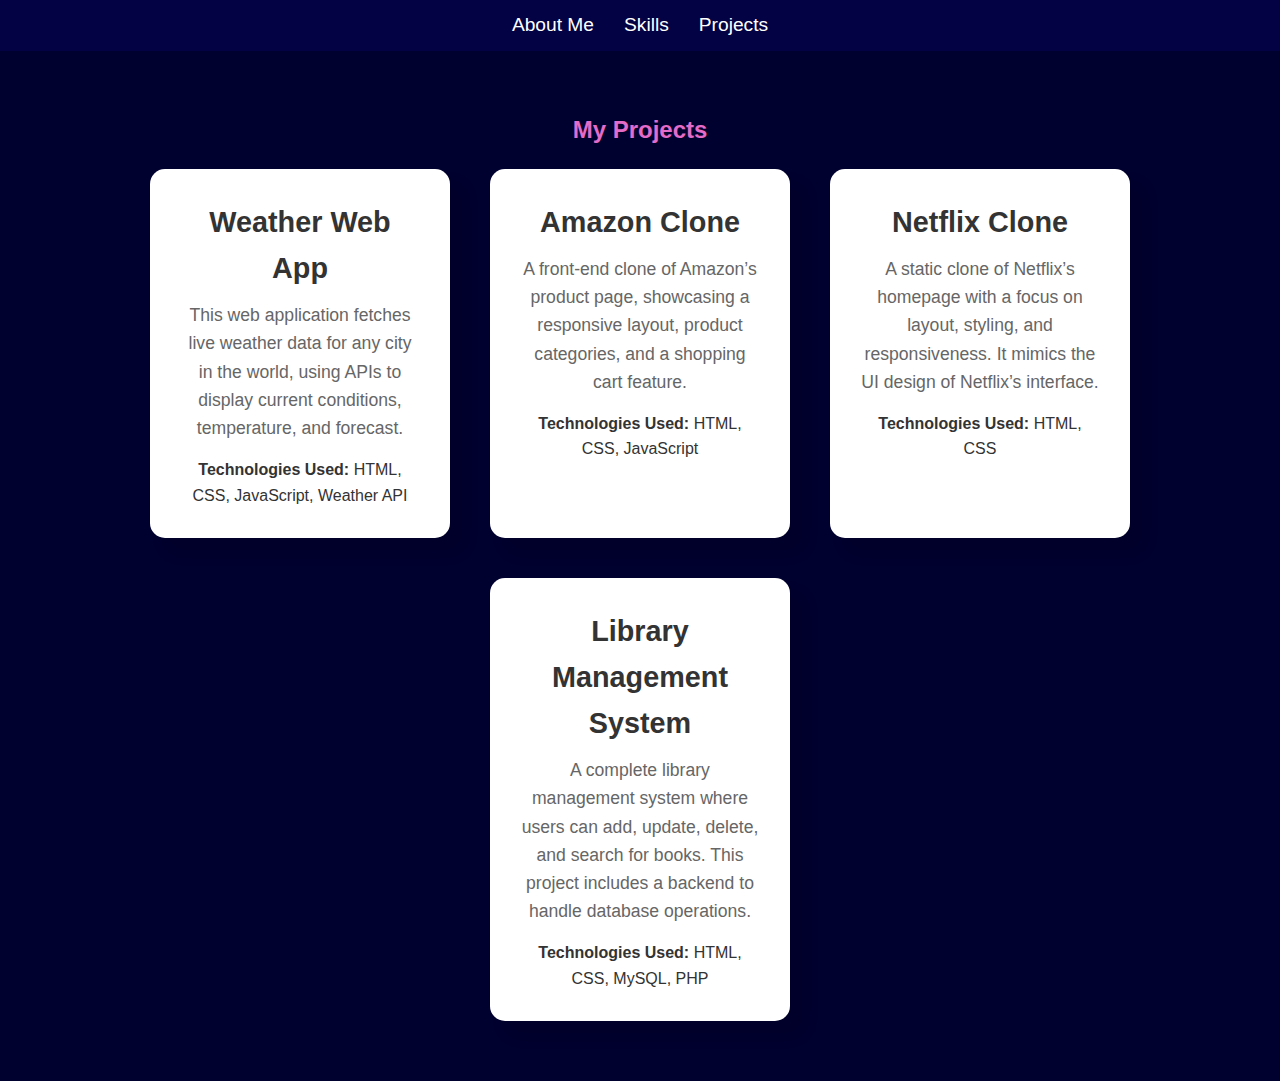
<file: projects.html>
<!DOCTYPE html>
<html lang="en">
<head>
    <meta charset="UTF-8">
    <meta name="viewport" content="width=device-width, initial-scale=1.0">
    <title>Projects</title>
    <link rel="stylesheet" href="style2.css">
</head>
<body>
    <header>
        <nav>
            <ul>
                <li><a href="index.html">About Me</a></li>
                <li><a href="skills.html">Skills</a></li>
                <li><a href="projects.html">Projects</a></li>
               
            </ul>
        </nav>
    </header>

    <section id="projects">
        <h2>My Projects</h2>
        <div class="project-list">
            <div class="project">
                <h3>Weather Web App</h3>
                <p class="project-info">This web application fetches live weather data for any city in the world, using APIs to display current conditions, temperature, and forecast.</p>
                <p><strong>Technologies Used:</strong> HTML, CSS, JavaScript, Weather API</p>
            </div>

            <div class="project">
                <h3>Amazon Clone</h3>
                <p class="project-info">A front-end clone of Amazon’s product page, showcasing a responsive layout, product categories, and a shopping cart feature.</p>
                <p><strong>Technologies Used:</strong> HTML, CSS, JavaScript</p>
            </div>

            <div class="project">
                <h3>Netflix Clone</h3>
                <p class="project-info">A static clone of Netflix’s homepage with a focus on layout, styling, and responsiveness. It mimics the UI design of Netflix’s interface.</p>
                <p><strong>Technologies Used:</strong> HTML, CSS</p>
            </div>

            <div class="project">
                <h3>Library Management System</h3>
                <p class="project-info">A complete library management system where users can add, update, delete, and search for books. This project includes a backend to handle database operations.</p>
                <p><strong>Technologies Used:</strong> HTML, CSS, MySQL, PHP</p>
            </div>
        </div>
    </section>

   
</body>
</html>
</file>
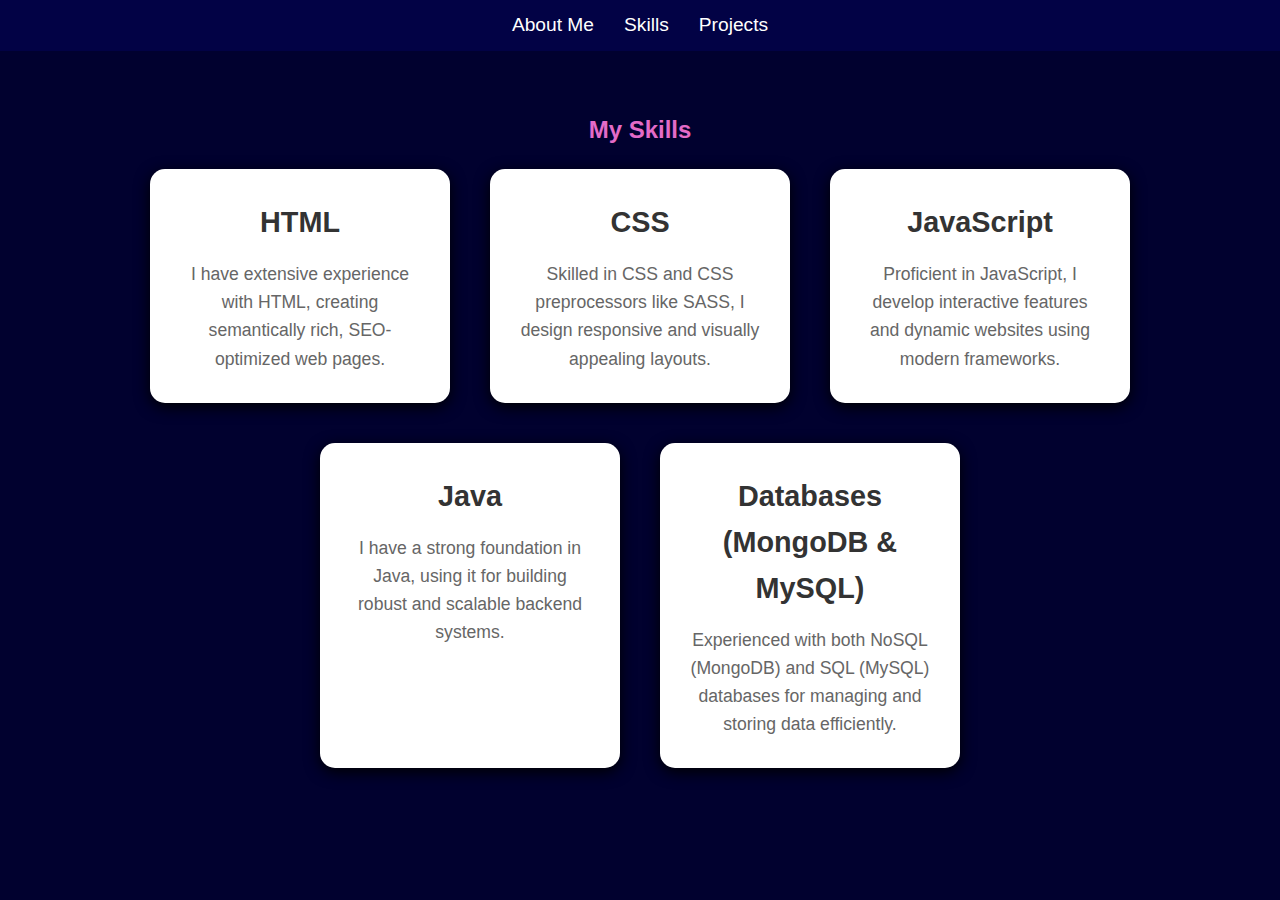
<file: skills.html>
<!DOCTYPE html>
<html lang="en">
<head>
    <meta charset="UTF-8">
    <meta name="viewport" content="width=device-width, initial-scale=1.0">
    <title>Skills</title>
    <link rel="stylesheet" href="style1.css">
</head>
<body>
    <header>
        <nav>
            <ul>
                <li><a href="index.html">About Me</a></li>
                <li><a href="skills.html">Skills</a></li>
                <li><a href="projects.html">Projects</a></li>
             
               
            </ul>
        </nav>
    </header>


    <section id="skills">
        <h2>My Skills</h2>
        <div class="skill-list">
            <div class="skill">
                <h3>HTML</h3>
                <p class="skill-info">I have extensive experience with HTML, creating semantically rich, SEO-optimized web pages.</p>
            </div>

            <div class="skill">
                <h3>CSS</h3>
                <p class="skill-info">Skilled in CSS and CSS preprocessors like SASS, I design responsive and visually appealing layouts.</p>
            </div>

            <div class="skill">
                <h3>JavaScript</h3>
                <p class="skill-info">Proficient in JavaScript, I develop interactive features and dynamic websites using modern frameworks.</p>
            </div>

            <div class="skill">
                <h3>Java</h3>
                <p class="skill-info">I have a strong foundation in Java, using it for building robust and scalable backend systems.</p>
            </div>

            <div class="skill">
                <h3>Databases (MongoDB & MySQL)</h3>
                <p class="skill-info">Experienced with both NoSQL (MongoDB) and SQL (MySQL) databases for managing and storing data efficiently.</p>
            </div>
        </div>
    </section>

 
</body>
</html>
</file>
<file: style2.css>
* {
    margin: 0;
    padding: 0;
    box-sizing: border-box;
    font-family:'Poppins',sans-serif;
}

body {
    font-family: Arial, sans-serif;
    line-height: 1.6;
    background-color: #f4f4f4;
    color: #333;
    background-color: rgb(1, 1, 47);
}

header {
    background: rgb(2, 2, 69);
    color: #fff;
    padding: 10px 0;
}

header nav ul {
    display: flex;
    justify-content: center;
    list-style: none;
}

header nav ul li {
    margin: 0 15px;
}

header nav ul li a {
    color: #fff;
    text-decoration: none;
    font-size: 1.2em;
}
#projects {
    padding: 60px 20px;
    background-color: rgb(1, 1, 47);
    text-align: center;
}

.project-list {
    display: flex;
    flex-wrap: wrap;
    justify-content: center;
    gap: 40px;
}


.project {
    background-color:white;
    border-radius: 15px;
    padding: 30px;
    box-shadow: 15px 15px 15px rgba(0, 0, 0, 0.1);
    width: 300px;
    transition: transform 0.3s, box-shadow 0.3s;
    position: relative;
    overflow: hidden;
}
#projects h2{
    
    color: rgb(228, 107, 200);
        margin-bottom: 20px;
    
}

.project:hover {
    transform: translateY(-20px);
    box-shadow: 0 8px 30px rgba(199, 247, 79, 0.868);
    
}

.project h3 {
    font-size: 1.8em;
    color: #333;
    margin-bottom: 10px;
}

.project-info {
    font-size: 1.1em;
    color: #666;
    line-height: 1.6;
    margin-bottom: 15px;
}

.project p strong {
    font-weight: 600;
    color: #333;
}
</file>
<file: style1.css>
* {
    margin: 0;
    padding: 0;
    box-sizing: border-box;
    font-family:'Poppins',sans-serif;
}

body {
    font-family: Arial, sans-serif;
    line-height: 1.6;
    
    color: #333;
    background-color: rgb(1, 1, 47);
}

header {
    background: rgb(2, 2, 69);
    color: #fff;
    padding: 10px 0;
}

header nav ul {
    display: flex;
    justify-content: center;
    list-style: none;
}

header nav ul li {
    margin: 0 15px;
}

header nav ul li a {
    color: #fff;
    text-decoration: none;
    font-size: 1.2em;
}


/* Skills Section */
#skills {
    padding: 60px 20px;
    background-color: rgb(1, 1, 47);
    text-align: center;
    color: rgb(228, 107, 200);
    

}
#skills h2{
    margin-bottom: 20px;
}

.skill-list {
    display: flex;
    flex-wrap: wrap;
    justify-content: center;
    gap: 40px;
}


.skill {
    background-color:white;
    border-radius: 15px;
    padding: 30px;
    box-shadow: 0 4px 15px black;
    width: 300px;
    transition: transform 0.3s, box-shadow 0.3s;
    position: relative;
    overflow: hidden;
}


.skill:hover::before {
    transform: translateX(0);
}

.skill:hover {
     transform: translateY(-20px);
    box-shadow: 0 8px 30px rgba(199, 247, 79, 0.868);
}
/* // rgba(199, 247, 79, 0.868) */

.skill h3 {
    font-size: 1.8em;
    color: #333;
    position: relative;
    z-index: 1;
}

.skill-info {
    font-size: 1.1em;
    color: #666;
    margin-top: 15px;
    line-height: 1.6;
    position: relative;
    z-index: 1;
}

/* Footer */
footer {
    background-color: #333;
    color: #fff;
    text-align: center;
    padding: 15px 0;
    margin-top: 40px;
}
</file>
